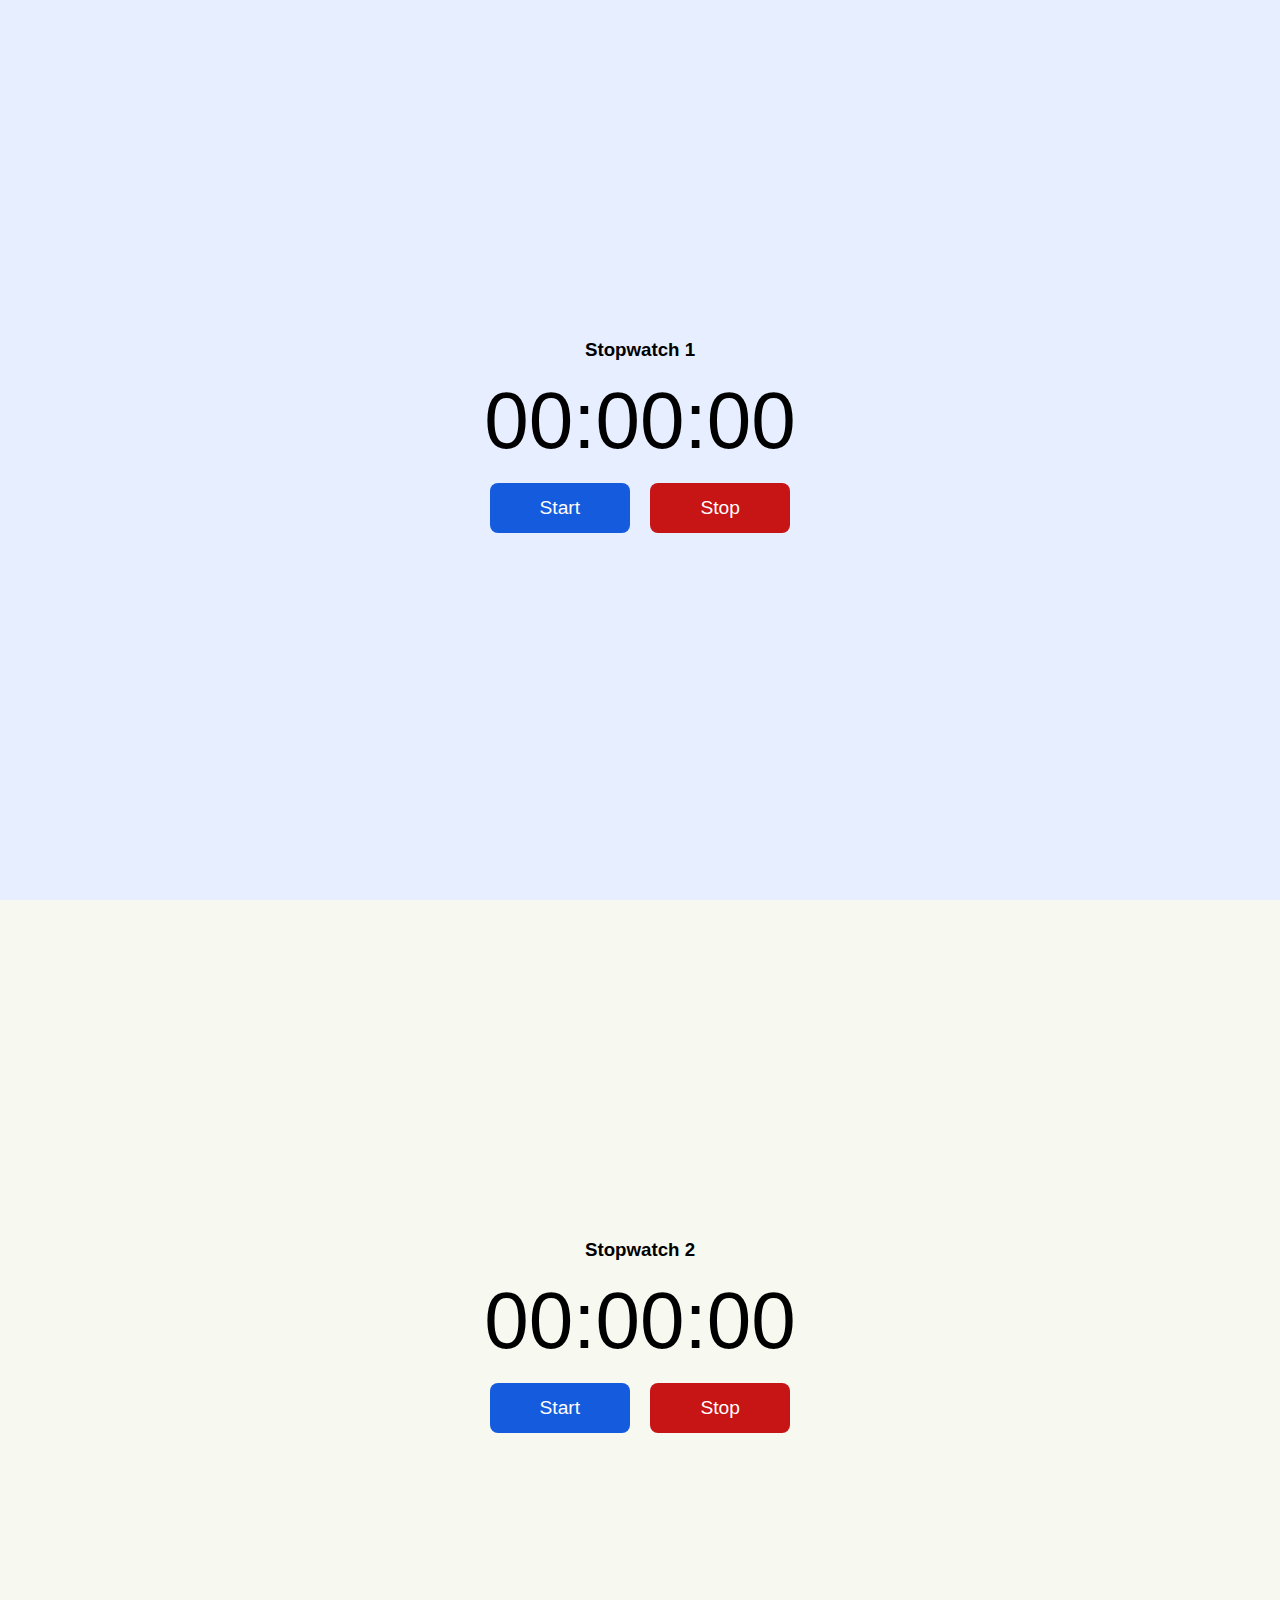
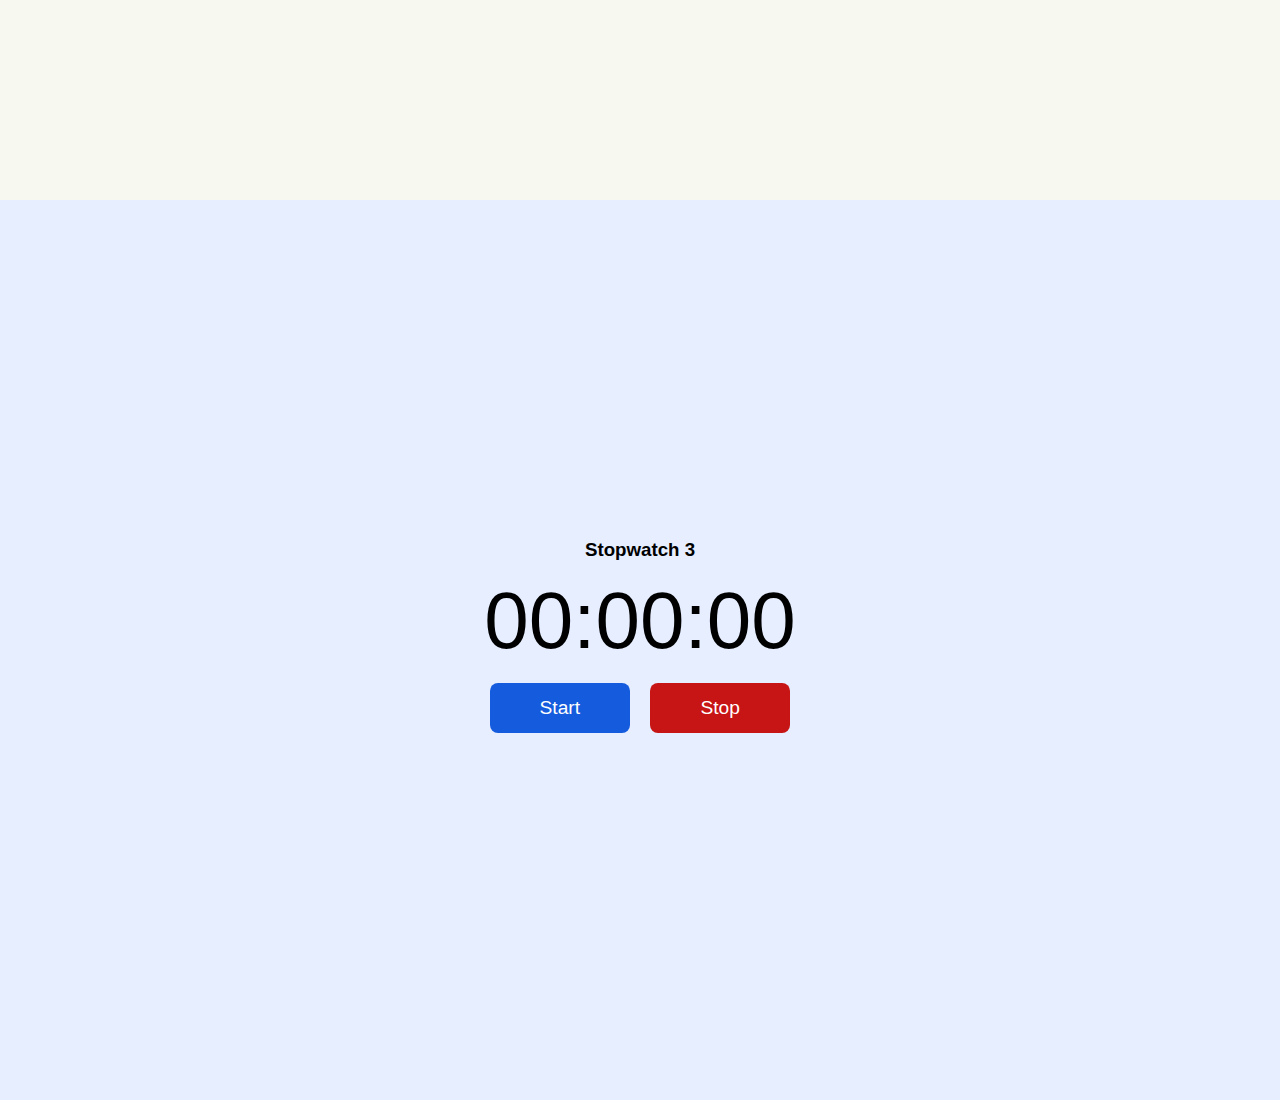
<file: WebTimer/index.html>
<!DOCTYPE html>
<html lang="en">
<head>
  <meta charset="UTF-8">
  <meta http-equiv="X-UA-Compatible" content="IE=edge">
  <meta name="viewport" content="width=device-width, initial-scale=1.0">
  <link rel="stylesheet" href="css/style.css">
  <title>Stopwatch</title>
</head>
<body>
  <main class="container" id="root">
    <!-- JS ROOT HTML -->
  </main>

  <script src="js/timer.js"></script>
</body>
</html>
</file>
<file: WebTimer/css/style.css>
@font-face {
  font-family: "Seven Segment";
  src: url('../font/7 Segment.ttf');
  }

* {
  padding: 0;
  margin: 0;
  box-sizing: border-box;
  font-family: sans-serif;
}

input[type=text], select {
  width: 100%;
  padding: 12px 20px;
  margin: 8px 0;
  display: inline-block;
  border: 1px solid #ccc;
  border-radius: 4px;
  box-sizing: border-box;
}

input[type=submit] {
  width: 100%;
  background-color: #4CAF50;
  color: white;
  padding: 14px 20px;
  margin: 8px 0;
  border: none;
  border-radius: 4px;
  cursor: pointer;
}

input[type=submit]:hover {
  background-color: #45a049;
}

.container {
  display: flex;
  flex-direction: column;
  align-items: center;
}

.countdown {
  width: 100%;
  height: 100vh;
  display: flex;
  justify-content: center;
  flex-direction: column;
  align-items: center;
}

.title {
  margin-bottom: 14px;
}

.timer {
  font-size: 5rem;
  margin-bottom: 16px;
  font-weight: normal;
}

.action {
  margin-bottom: 28px;
}

.btn {
  border: none;
  padding: 14px 0;
  width: 140px;
  border-radius: 8px;
  font-size: 1.2rem;
  margin: 0 8px;
  cursor: pointer;
  background-color: black;
  color: white;
  transition: .2s;
}

.btn:hover {
  transform: scale(1.1, 1.1);
}

.btn:active {
  transform: unset;
}

.start {
  background-color: #155bdd;
}

.stop {
  background-color: #c71414;
}

.split {
  display: none;
}

.split-container {
  display: flex;
  flex-direction: column;
  align-items: center;
  height: 200px;
  margin-bottom: -200px;
  overflow: auto;
}

.split-list {
  display: flex;
  min-width: 350px;
  align-items: center;
  justify-content: space-between;
  background-color: #ffffff;
  margin-bottom: 4px;
  padding: 8px;
  border-radius: 4px;
}

.result {
  display: none;
  margin-bottom: 16px;
}
</file>
